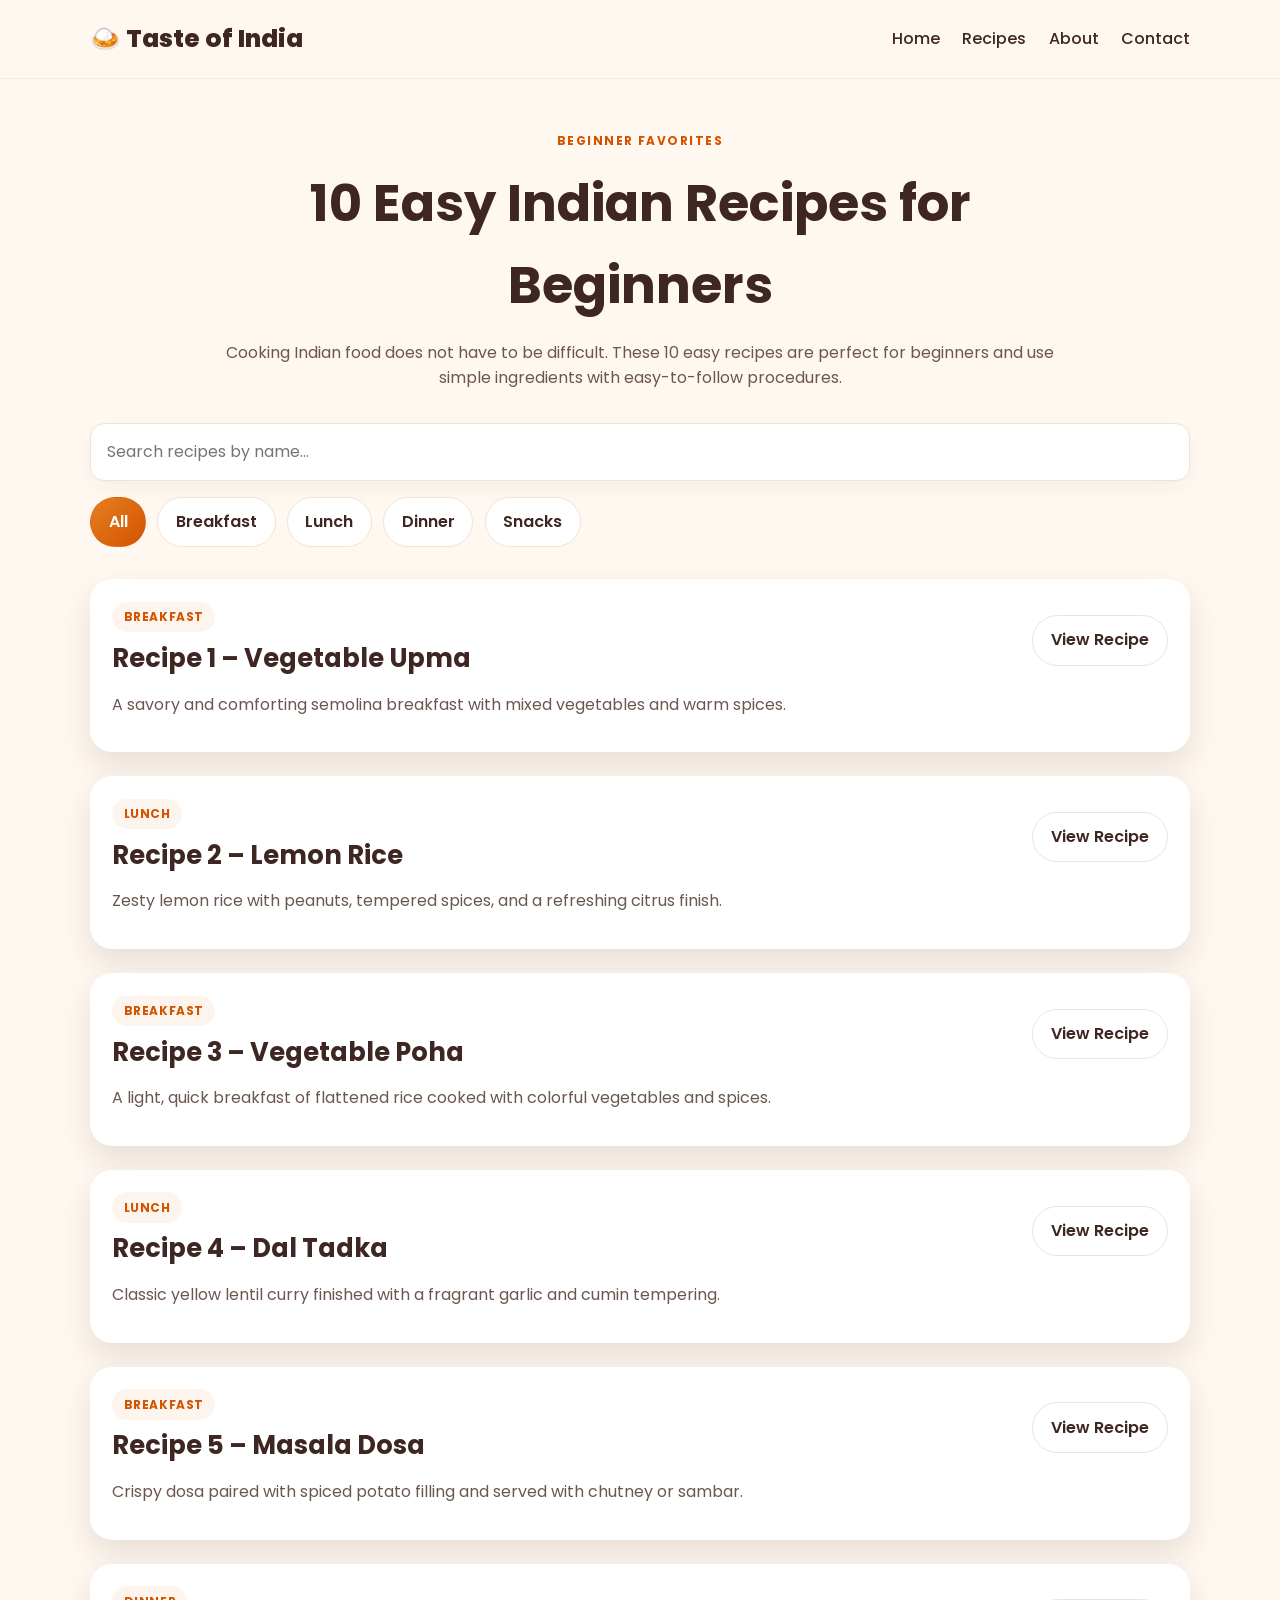
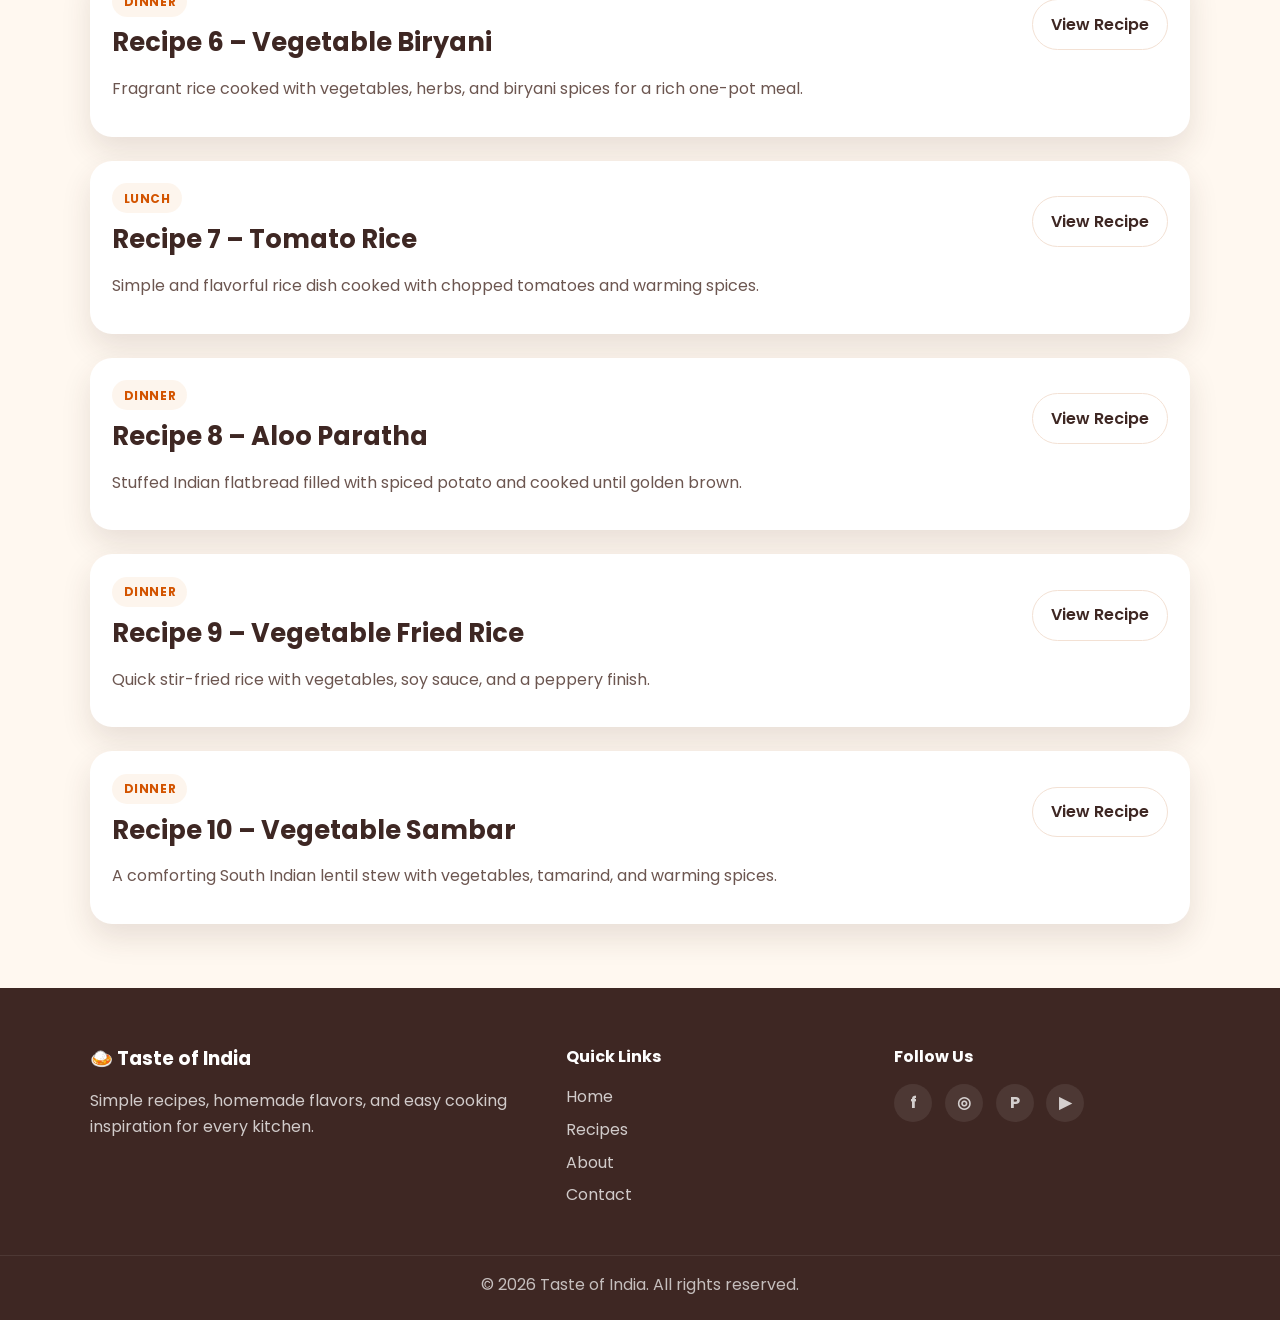
<file: recipes.html>
<!DOCTYPE html>
<html lang="en">
  <head>
    <meta charset="UTF-8" />
    <meta name="viewport" content="width=device-width, initial-scale=1.0" />
    <title>10 Easy Indian Recipes for Beginners</title>
    <meta
      name="description"
      content="10 easy Indian recipes for beginners with ingredients, procedures, cooking time, and difficulty levels."
    />
    <link rel="preconnect" href="https://fonts.googleapis.com" />
    <link rel="preconnect" href="https://fonts.gstatic.com" crossorigin />
    <link
      href="https://fonts.googleapis.com/css2?family=Poppins:wght@400;500;600;700;800&display=swap"
      rel="stylesheet"
    />
    <link rel="stylesheet" href="style.css" />
  </head>
  <body data-page="recipes">
    <header class="site-header page-header">
      <nav class="navbar container">
        <a href="index.html" class="logo" aria-label="Taste of India home">🍛 Taste of India</a>
        <button class="nav-toggle" aria-label="Toggle menu" aria-expanded="false">
          <span></span>
          <span></span>
          <span></span>
        </button>
        <div class="nav-links">
          <a href="index.html">Home</a>
          <a href="#recipes-list">Recipes</a>
          <a href="index.html#about">About</a>
          <a href="index.html#contact">Contact</a>
        </div>
      </nav>
    </header>

    <main class="recipes-page container">
      <section class="recipes-intro">
        <p class="eyebrow accent">Beginner Favorites</p>
        <h1>10 Easy Indian Recipes for Beginners</h1>
        <p>
          Cooking Indian food does not have to be difficult. These 10 easy recipes are
          perfect for beginners and use simple ingredients with easy-to-follow procedures.
        </p>
      </section>

      <section class="search-bar" aria-label="Search recipes">
        <input type="search" id="recipe-search" placeholder="Search recipes by name..." />
      </section>

      <div class="filter-buttons" aria-label="Recipe filters">
        <button class="filter-btn active" data-filter="all">All</button>
        <button class="filter-btn" data-filter="breakfast">Breakfast</button>
        <button class="filter-btn" data-filter="lunch">Lunch</button>
        <button class="filter-btn" data-filter="dinner">Dinner</button>
        <button class="filter-btn" data-filter="snacks">Snacks</button>
      </div>

      <section class="recipe-list" id="recipes-list">
        <article class="recipe-detail-card" id="vegetable-upma" data-name="Vegetable Upma" data-category="breakfast">
          <div class="recipe-header-row">
            <div>
              <p class="recipe-tag">Breakfast</p>
              <h2>Recipe 1 – Vegetable Upma</h2>
            </div>
            <button class="view-recipe-btn" type="button">View Recipe</button>
          </div>
          <div class="recipe-summary">
            <p>A savory and comforting semolina breakfast with mixed vegetables and warm spices.</p>
          </div>
          <div class="recipe-details">
            <div class="meta-block">
              <span>Cooking Time: 20 minutes</span>
              <span>Difficulty: Easy</span>
            </div>
            <div class="ingredients-section">
              <h3>Ingredients</h3>
              <ul>
                <li>1 cup rava/semolina</li>
                <li>1 small onion</li>
                <li>1 carrot</li>
                <li>1 green chilli</li>
                <li>1 teaspoon mustard seeds</li>
                <li>1 teaspoon urad dal</li>
                <li>Few curry leaves</li>
                <li>2 cups water</li>
                <li>1 tablespoon oil</li>
                <li>Salt to taste</li>
              </ul>
            </div>
            <div class="procedure-section">
              <h3>Procedure</h3>
              <p class="procedure-short">Heat oil in a pan. Add the tempering ingredients, sauté vegetables, add water and rava, and cook until soft.</p>
              <ol class="procedure-full hidden">
                <li>Heat oil in a pan.</li>
                <li>Add mustard seeds and let them splutter.</li>
                <li>Add urad dal and curry leaves.</li>
                <li>Add chopped onion, carrot, and green chilli.</li>
                <li>Sauté until the vegetables become slightly soft.</li>
                <li>Add water and salt.</li>
                <li>Bring the water to a boil.</li>
                <li>Slowly add rava while continuously stirring.</li>
                <li>Cook until the water is absorbed and the upma becomes soft.</li>
                <li>Serve hot.</li>
              </ol>
              <button class="read-toggle" type="button">Read More</button>
            </div>
          </div>
        </article>

        <article class="recipe-detail-card" id="lemon-rice" data-name="Lemon Rice" data-category="lunch">
          <div class="recipe-header-row">
            <div>
              <p class="recipe-tag">Lunch</p>
              <h2>Recipe 2 – Lemon Rice</h2>
            </div>
            <button class="view-recipe-btn" type="button">View Recipe</button>
          </div>
          <div class="recipe-summary">
            <p>Zesty lemon rice with peanuts, tempered spices, and a refreshing citrus finish.</p>
          </div>
          <div class="recipe-details">
            <div class="meta-block">
              <span>Cooking Time: 15 minutes</span>
              <span>Difficulty: Easy</span>
            </div>
            <div class="ingredients-section">
              <h3>Ingredients</h3>
              <ul>
                <li>2 cups cooked rice</li>
                <li>1 lemon</li>
                <li>1 teaspoon mustard seeds</li>
                <li>1 teaspoon urad dal</li>
                <li>1 green chilli</li>
                <li>Few curry leaves</li>
                <li>1/4 teaspoon turmeric powder</li>
                <li>1 tablespoon peanuts</li>
                <li>1 tablespoon oil</li>
                <li>Salt to taste</li>
              </ul>
            </div>
            <div class="procedure-section">
              <h3>Procedure</h3>
              <p class="procedure-short">Tempering seeds, lentils, curry leaves, and peanuts add flavor before mixing with rice and lemon juice.</p>
              <ol class="procedure-full hidden">
                <li>Heat oil in a pan.</li>
                <li>Add mustard seeds.</li>
                <li>Add urad dal, peanuts, green chilli, and curry leaves.</li>
                <li>Add turmeric powder.</li>
                <li>Add cooked rice and salt.</li>
                <li>Mix everything gently.</li>
                <li>Turn off the flame.</li>
                <li>Add fresh lemon juice.</li>
                <li>Mix well and serve.</li>
              </ol>
              <button class="read-toggle" type="button">Read More</button>
            </div>
          </div>
        </article>

        <article class="recipe-detail-card" id="vegetable-poha" data-name="Vegetable Poha" data-category="breakfast">
          <div class="recipe-header-row">
            <div>
              <p class="recipe-tag">Breakfast</p>
              <h2>Recipe 3 – Vegetable Poha</h2>
            </div>
            <button class="view-recipe-btn" type="button">View Recipe</button>
          </div>
          <div class="recipe-summary">
            <p>A light, quick breakfast of flattened rice cooked with colorful vegetables and spices.</p>
          </div>
          <div class="recipe-details">
            <div class="meta-block">
              <span>Cooking Time: 15 minutes</span>
              <span>Difficulty: Easy</span>
            </div>
            <div class="ingredients-section">
              <h3>Ingredients</h3>
              <ul>
                <li>2 cups poha</li>
                <li>1 onion</li>
                <li>1 carrot</li>
                <li>1 green chilli</li>
                <li>1 teaspoon mustard seeds</li>
                <li>Few curry leaves</li>
                <li>1/4 teaspoon turmeric</li>
                <li>1 tablespoon peanuts</li>
                <li>1 tablespoon oil</li>
                <li>Salt to taste</li>
              </ul>
            </div>
            <div class="procedure-section">
              <h3>Procedure</h3>
              <p class="procedure-short">Wash the poha, temper it with mustard, curry leaves, and vegetables, then gently toss until soft and ready.</p>
              <ol class="procedure-full hidden">
                <li>Wash poha gently and drain the water.</li>
                <li>Heat oil in a pan.</li>
                <li>Add mustard seeds and peanuts.</li>
                <li>Add curry leaves and green chilli.</li>
                <li>Add chopped onion and vegetables.</li>
                <li>Sauté until soft.</li>
                <li>Add turmeric and salt.</li>
                <li>Add washed poha.</li>
                <li>Mix gently.</li>
                <li>Cook for 2–3 minutes and serve hot.</li>
              </ol>
              <button class="read-toggle" type="button">Read More</button>
            </div>
          </div>
        </article>

        <article class="recipe-detail-card" id="dal-tadka" data-name="Dal Tadka" data-category="lunch">
          <div class="recipe-header-row">
            <div>
              <p class="recipe-tag">Lunch</p>
              <h2>Recipe 4 – Dal Tadka</h2>
            </div>
            <button class="view-recipe-btn" type="button">View Recipe</button>
          </div>
          <div class="recipe-summary">
            <p>Classic yellow lentil curry finished with a fragrant garlic and cumin tempering.</p>
          </div>
          <div class="recipe-details">
            <div class="meta-block">
              <span>Cooking Time: 30 minutes</span>
              <span>Difficulty: Easy</span>
            </div>
            <div class="ingredients-section">
              <h3>Ingredients</h3>
              <ul>
                <li>1 cup toor dal</li>
                <li>1 tomato</li>
                <li>1 onion</li>
                <li>2 green chillies</li>
                <li>1/2 teaspoon turmeric</li>
                <li>1 teaspoon cumin seeds</li>
                <li>2 garlic cloves</li>
                <li>Few curry leaves or coriander leaves</li>
                <li>1 tablespoon oil or ghee</li>
                <li>Salt to taste</li>
                <li>2 cups water</li>
              </ul>
            </div>
            <div class="procedure-section">
              <h3>Procedure</h3>
              <p class="procedure-short">Cook the dal until soft, then prepare a simple tempering and pour it over the lentils for rich flavor.</p>
              <ol class="procedure-full hidden">
                <li>Wash the dal thoroughly.</li>
                <li>Add dal, turmeric, tomato, and water to a pressure cooker.</li>
                <li>Cook until the dal becomes soft.</li>
                <li>Mash the cooked dal.</li>
                <li>Heat oil or ghee in a pan.</li>
                <li>Add cumin seeds and garlic.</li>
                <li>Add onion and green chilli.</li>
                <li>Sauté until the onion becomes golden.</li>
                <li>Add the cooked dal and salt.</li>
                <li>Boil for a few minutes.</li>
                <li>Garnish with coriander leaves.</li>
              </ol>
              <button class="read-toggle" type="button">Read More</button>
            </div>
          </div>
        </article>

        <article class="recipe-detail-card" id="masala-dosa" data-name="Masala Dosa" data-category="breakfast">
          <div class="recipe-header-row">
            <div>
              <p class="recipe-tag">Breakfast</p>
              <h2>Recipe 5 – Masala Dosa</h2>
            </div>
            <button class="view-recipe-btn" type="button">View Recipe</button>
          </div>
          <div class="recipe-summary">
            <p>Crispy dosa paired with spiced potato filling and served with chutney or sambar.</p>
          </div>
          <div class="recipe-details">
            <div class="meta-block">
              <span>Cooking Time: 30 minutes</span>
              <span>Difficulty: Medium</span>
            </div>
            <div class="ingredients-section">
              <h3>Ingredients</h3>
              <ul>
                <li>Dosa batter</li>
                <li>2 potatoes</li>
                <li>1 onion</li>
                <li>1 green chilli</li>
                <li>1 teaspoon mustard seeds</li>
                <li>Few curry leaves</li>
                <li>1/4 teaspoon turmeric</li>
                <li>Oil</li>
                <li>Salt</li>
              </ul>
            </div>
            <div class="procedure-section">
              <h3>Procedure</h3>
              <p class="procedure-short">Prepare the potato masala, cook thin dosa, and fill it with savory potato mixture before folding.</p>
              <ol class="procedure-full hidden">
                <li>Boil and mash the potatoes.</li>
                <li>Heat oil in a pan.</li>
                <li>Add mustard seeds and curry leaves.</li>
                <li>Add onion and green chilli.</li>
                <li>Add turmeric and salt.</li>
                <li>Add mashed potatoes and mix well.</li>
                <li>Heat a dosa pan.</li>
                <li>Pour dosa batter and spread it thinly.</li>
                <li>Add a little oil.</li>
                <li>Place potato masala in the center.</li>
                <li>Fold the dosa and serve hot with chutney or sambar.</li>
              </ol>
              <button class="read-toggle" type="button">Read More</button>
            </div>
          </div>
        </article>

        <article class="recipe-detail-card" id="vegetable-biryani" data-name="Vegetable Biryani" data-category="dinner">
          <div class="recipe-header-row">
            <div>
              <p class="recipe-tag">Dinner</p>
              <h2>Recipe 6 – Vegetable Biryani</h2>
            </div>
            <button class="view-recipe-btn" type="button">View Recipe</button>
          </div>
          <div class="recipe-summary">
            <p>Fragrant rice cooked with vegetables, herbs, and biryani spices for a rich one-pot meal.</p>
          </div>
          <div class="recipe-details">
            <div class="meta-block">
              <span>Cooking Time: 40 minutes</span>
              <span>Difficulty: Medium</span>
            </div>
            <div class="ingredients-section">
              <h3>Ingredients</h3>
              <ul>
                <li>2 cups basmati rice</li>
                <li>1 carrot</li>
                <li>1 potato</li>
                <li>1 cup mixed vegetables</li>
                <li>1 onion</li>
                <li>1 tomato</li>
                <li>1 teaspoon ginger-garlic paste</li>
                <li>Biryani masala</li>
                <li>2 tablespoons oil</li>
                <li>Salt</li>
                <li>Water</li>
                <li>Coriander and mint leaves</li>
              </ul>
            </div>
            <div class="procedure-section">
              <h3>Procedure</h3>
              <p class="procedure-short">Cook a flavorful vegetable base, add soaked rice and water, and finish with herbs for aromatic biryani.</p>
              <ol class="procedure-full hidden">
                <li>Wash and soak the basmati rice.</li>
                <li>Heat oil in a pan.</li>
                <li>Add sliced onion and sauté.</li>
                <li>Add ginger-garlic paste.</li>
                <li>Add tomato and vegetables.</li>
                <li>Add biryani masala and salt.</li>
                <li>Add soaked rice.</li>
                <li>Add the required amount of water.</li>
                <li>Cover and cook until the rice becomes soft.</li>
                <li>Garnish with coriander and mint leaves.</li>
              </ol>
              <button class="read-toggle" type="button">Read More</button>
            </div>
          </div>
        </article>

        <article class="recipe-detail-card" id="tomato-rice" data-name="Tomato Rice" data-category="lunch">
          <div class="recipe-header-row">
            <div>
              <p class="recipe-tag">Lunch</p>
              <h2>Recipe 7 – Tomato Rice</h2>
            </div>
            <button class="view-recipe-btn" type="button">View Recipe</button>
          </div>
          <div class="recipe-summary">
            <p>Simple and flavorful rice dish cooked with chopped tomatoes and warming spices.</p>
          </div>
          <div class="recipe-details">
            <div class="meta-block">
              <span>Cooking Time: 20 minutes</span>
              <span>Difficulty: Easy</span>
            </div>
            <div class="ingredients-section">
              <h3>Ingredients</h3>
              <ul>
                <li>2 cups cooked rice</li>
                <li>2 tomatoes</li>
                <li>1 onion</li>
                <li>2 green chillies</li>
                <li>1 teaspoon ginger-garlic paste</li>
                <li>1/4 teaspoon turmeric</li>
                <li>1/2 teaspoon chilli powder</li>
                <li>Few curry leaves</li>
                <li>1 tablespoon oil</li>
                <li>Salt</li>
              </ul>
            </div>
            <div class="procedure-section">
              <h3>Procedure</h3>
              <p class="procedure-short">Sauté onion and tomatoes with spices, then mix in cooked rice and heat through.</p>
              <ol class="procedure-full hidden">
                <li>Heat oil in a pan.</li>
                <li>Add curry leaves and green chilli.</li>
                <li>Add chopped onion.</li>
                <li>Add ginger-garlic paste.</li>
                <li>Add chopped tomatoes.</li>
                <li>Cook until the tomatoes become soft.</li>
                <li>Add turmeric, chilli powder, and salt.</li>
                <li>Add cooked rice.</li>
                <li>Mix everything well.</li>
                <li>Cook for another 2–3 minutes and serve.</li>
              </ol>
              <button class="read-toggle" type="button">Read More</button>
            </div>
          </div>
        </article>

        <article class="recipe-detail-card" id="aloo-paratha" data-name="Aloo Paratha" data-category="dinner">
          <div class="recipe-header-row">
            <div>
              <p class="recipe-tag">Dinner</p>
              <h2>Recipe 8 – Aloo Paratha</h2>
            </div>
            <button class="view-recipe-btn" type="button">View Recipe</button>
          </div>
          <div class="recipe-summary">
            <p>Stuffed Indian flatbread filled with spiced potato and cooked until golden brown.</p>
          </div>
          <div class="recipe-details">
            <div class="meta-block">
              <span>Cooking Time: 30 minutes</span>
              <span>Difficulty: Medium</span>
            </div>
            <div class="ingredients-section">
              <h3>Ingredients</h3>
              <ul>
                <li>2 cups wheat flour</li>
                <li>2 potatoes</li>
                <li>1 onion</li>
                <li>1 green chilli</li>
                <li>Coriander leaves</li>
                <li>1/2 teaspoon chilli powder</li>
                <li>1/2 teaspoon cumin powder</li>
                <li>Salt</li>
                <li>Water</li>
                <li>Oil or ghee</li>
              </ul>
            </div>
            <div class="procedure-section">
              <h3>Procedure</h3>
              <p class="procedure-short">Prepare the dough, make a potato filling with spices, stuff it inside the paratha, and cook on both sides.</p>
              <ol class="procedure-full hidden">
                <li>Prepare dough using wheat flour and water.</li>
                <li>Boil and mash the potatoes.</li>
                <li>Add onion, green chilli, coriander, spices, and salt.</li>
                <li>Mix the potato filling.</li>
                <li>Take a small portion of dough.</li>
                <li>Roll it slightly.</li>
                <li>Add potato filling and close the dough.</li>
                <li>Roll it into a flat paratha.</li>
                <li>Heat a pan.</li>
                <li>Cook the paratha on both sides with oil or ghee.</li>
                <li>Serve hot with curd or pickle.</li>
              </ol>
              <button class="read-toggle" type="button">Read More</button>
            </div>
          </div>
        </article>

        <article class="recipe-detail-card" id="vegetable-fried-rice" data-name="Vegetable Fried Rice" data-category="dinner">
          <div class="recipe-header-row">
            <div>
              <p class="recipe-tag">Dinner</p>
              <h2>Recipe 9 – Vegetable Fried Rice</h2>
            </div>
            <button class="view-recipe-btn" type="button">View Recipe</button>
          </div>
          <div class="recipe-summary">
            <p>Quick stir-fried rice with vegetables, soy sauce, and a peppery finish.</p>
          </div>
          <div class="recipe-details">
            <div class="meta-block">
              <span>Cooking Time: 20 minutes</span>
              <span>Difficulty: Easy</span>
            </div>
            <div class="ingredients-section">
              <h3>Ingredients</h3>
              <ul>
                <li>2 cups cooked rice</li>
                <li>1 carrot</li>
                <li>1/2 cup cabbage</li>
                <li>1/2 cup beans</li>
                <li>1 onion</li>
                <li>1 teaspoon soy sauce</li>
                <li>1 teaspoon pepper powder</li>
                <li>1 tablespoon oil</li>
                <li>Salt</li>
              </ul>
            </div>
            <div class="procedure-section">
              <h3>Procedure</h3>
              <p class="procedure-short">Stir-fry vegetables and toss with rice, soy sauce, and pepper for a quick, savory meal.</p>
              <ol class="procedure-full hidden">
                <li>Heat oil in a large pan.</li>
                <li>Add chopped onion.</li>
                <li>Add carrot, cabbage, and beans.</li>
                <li>Stir-fry the vegetables on high heat.</li>
                <li>Add cooked rice.</li>
                <li>Add soy sauce and pepper.</li>
                <li>Add salt if required.</li>
                <li>Mix everything well.</li>
                <li>Cook for 2–3 minutes.</li>
                <li>Serve hot.</li>
              </ol>
              <button class="read-toggle" type="button">Read More</button>
            </div>
          </div>
        </article>

        <article class="recipe-detail-card" id="vegetable-sambar" data-name="Vegetable Sambar" data-category="dinner">
          <div class="recipe-header-row">
            <div>
              <p class="recipe-tag">Dinner</p>
              <h2>Recipe 10 – Vegetable Sambar</h2>
            </div>
            <button class="view-recipe-btn" type="button">View Recipe</button>
          </div>
          <div class="recipe-summary">
            <p>A comforting South Indian lentil stew with vegetables, tamarind, and warming spices.</p>
          </div>
          <div class="recipe-details">
            <div class="meta-block">
              <span>Cooking Time: 35 minutes</span>
              <span>Difficulty: Easy</span>
            </div>
            <div class="ingredients-section">
              <h3>Ingredients</h3>
              <ul>
                <li>1 cup toor dal</li>
                <li>1 carrot</li>
                <li>1 potato</li>
                <li>1 tomato</li>
                <li>1 onion</li>
                <li>2 tablespoons sambar powder</li>
                <li>1/2 teaspoon turmeric</li>
                <li>Tamarind</li>
                <li>1 teaspoon mustard seeds</li>
                <li>Few curry leaves</li>
                <li>1 tablespoon oil</li>
                <li>Salt</li>
                <li>Water</li>
              </ul>
            </div>
            <div class="procedure-section">
              <h3>Procedure</h3>
              <p class="procedure-short">Cook the dal and vegetables, add sambar powder and tamarind, then temper with mustard seeds and curry leaves.</p>
              <ol class="procedure-full hidden">
                <li>Wash and cook the dal until soft.</li>
                <li>Chop the vegetables.</li>
                <li>Cook the vegetables separately until tender.</li>
                <li>Add cooked dal to the vegetables.</li>
                <li>Add sambar powder and turmeric.</li>
                <li>Add tamarind water.</li>
                <li>Add salt and boil well.</li>
                <li>Heat oil in another pan.</li>
                <li>Add mustard seeds and curry leaves.</li>
                <li>Add the tempering to the sambar.</li>
                <li>Mix well and serve hot with rice, idli, or dosa.</li>
              </ol>
              <button class="read-toggle" type="button">Read More</button>
            </div>
          </div>
        </article>
      </section>
    </main>

    <footer class="site-footer">
      <div class="container footer-grid">
        <div>
          <h3>🍛 Taste of India</h3>
          <p>Simple recipes, homemade flavors, and easy cooking inspiration for every kitchen.</p>
        </div>

        <div>
          <h4>Quick Links</h4>
          <ul>
            <li><a href="index.html">Home</a></li>
            <li><a href="index.html#recipes">Recipes</a></li>
            <li><a href="index.html#about">About</a></li>
            <li><a href="index.html#contact">Contact</a></li>
          </ul>
        </div>

        <div>
          <h4>Follow Us</h4>
          <div class="social-links" aria-label="Social media">
            <a href="#" aria-label="Facebook">f</a>
            <a href="#" aria-label="Instagram">◎</a>
            <a href="#" aria-label="Pinterest">P</a>
            <a href="#" aria-label="YouTube">▶</a>
          </div>
        </div>
      </div>
      <div class="copyright">© 2026 Taste of India. All rights reserved.</div>
    </footer>

    <button class="back-to-top" aria-label="Back to top">↑</button>

    <script src="script.js"></script>
  </body>
</html>
</file>
<file: style.css>
:root {
  --primary: #e67e22;
  --primary-dark: #d35400;
  --dark: #3e2723;
  --cream: #fff8f0;
  --white: #ffffff;
  --text: #3d2a25;
  --light-text: #6c5650;
  --shadow: rgba(62, 39, 35, 0.12);
  --border: #f3e1d4;
  --success: #2e7d32;
  --error: #c62828;
  --card-radius: 22px;
}

* {
  margin: 0;
  padding: 0;
  box-sizing: border-box;
}

html {
  scroll-behavior: smooth;
}

body {
  font-family: "Poppins", sans-serif;
  background: var(--cream);
  color: var(--text);
  line-height: 1.6;
}

a {
  text-decoration: none;
  color: inherit;
}

img {
  max-width: 100%;
  display: block;
}

button,
input,
textarea {
  font: inherit;
}

.container {
  width: min(1100px, calc(100% - 2rem));
  margin: 0 auto;
}

.site-header {
  position: sticky;
  top: 0;
  z-index: 20;
  backdrop-filter: blur(12px);
  background: rgba(255, 248, 240, 0.95);
  border-bottom: 1px solid rgba(62, 39, 35, 0.06);
}

.navbar {
  display: flex;
  align-items: center;
  justify-content: space-between;
  min-height: 78px;
}

.logo {
  font-size: 1.55rem;
  font-weight: 800;
  color: var(--dark);
}

.nav-links {
  display: flex;
  align-items: center;
  gap: 1.4rem;
}

.nav-links a {
  position: relative;
  font-weight: 500;
  color: var(--dark);
  transition: color 0.25s ease;
}

.nav-links a::after {
  content: "";
  position: absolute;
  left: 0;
  bottom: -8px;
  width: 100%;
  height: 2px;
  background: var(--primary);
  transform: scaleX(0);
  transform-origin: center;
  transition: transform 0.25s ease;
}

.nav-links a:hover,
.nav-links a:focus-visible {
  color: var(--primary-dark);
}

.nav-links a:hover::after,
.nav-links a:focus-visible::after {
  transform: scaleX(1);
}

.nav-toggle {
  display: none;
  background: transparent;
  border: none;
  width: 44px;
  height: 44px;
  padding: 8px;
  cursor: pointer;
}

.nav-toggle span {
  display: block;
  width: 100%;
  height: 3px;
  background: var(--dark);
  margin: 5px 0;
  border-radius: 999px;
  transition: all 0.3s ease;
}

.hero {
  position: relative;
  min-height: 640px;
  display: flex;
  align-items: center;
  background: url("https://images.unsplash.com/photo-1547592166-23ac45744acd?auto=format&fit=crop&w=1600&q=80") center/cover no-repeat;
}

.hero-overlay {
  position: absolute;
  inset: 0;
  background: linear-gradient(90deg, rgba(20, 10, 6, 0.72), rgba(62, 39, 35, 0.45));
}

.hero-content {
  position: relative;
  z-index: 1;
  width: 100%;
  display: flex;
  justify-content: flex-start;
  padding-top: 3rem;
  padding-bottom: 3rem;
}

.hero-text {
  max-width: 600px;
  color: var(--white);
}

.eyebrow {
  display: inline-block;
  letter-spacing: 0.12em;
  text-transform: uppercase;
  font-size: 0.75rem;
  font-weight: 700;
  margin-bottom: 0.8rem;
}

.eyebrow.accent {
  color: var(--primary-dark);
}

.hero-text h1 {
  font-size: clamp(2.4rem, 5vw, 4rem);
  line-height: 1.1;
  margin-bottom: 1rem;
}

.subtitle {
  font-size: 1.08rem;
  color: rgba(255, 255, 255, 0.88);
  max-width: 540px;
  margin-bottom: 2rem;
}

.primary-btn,
.secondary-btn,
.filter-btn,
.read-toggle,
.view-recipe-btn,
.back-to-top {
  border: none;
  cursor: pointer;
  transition: transform 0.2s ease, box-shadow 0.2s ease, background 0.2s ease;
}

.primary-btn,
.secondary-btn {
  display: inline-flex;
  align-items: center;
  justify-content: center;
  border-radius: 999px;
  padding: 0.9rem 1.5rem;
  font-weight: 600;
}

.primary-btn {
  background: linear-gradient(135deg, var(--primary), var(--primary-dark));
  color: var(--white);
  box-shadow: 0 16px 30px rgba(230, 126, 34, 0.3);
}

.primary-btn:hover,
.secondary-btn:hover,
.filter-btn:hover,
.read-toggle:hover,
.view-recipe-btn:hover,
.back-to-top:hover {
  transform: translateY(-2px);
}

.secondary-btn {
  background: var(--white);
  color: var(--dark);
  border: 1px solid var(--border);
  box-shadow: 0 10px 22px rgba(62, 39, 35, 0.08);
}

.section-heading {
  margin-bottom: 1.8rem;
}

.section-heading h2 {
  font-size: clamp(2rem, 3vw, 2.8rem);
  line-height: 1.2;
  color: var(--dark);
}

.featured-section,
.features,
.about,
.contact {
  padding: 5rem 0;
}

.recipe-grid,
.feature-grid {
  display: grid;
  grid-template-columns: repeat(3, minmax(0, 1fr));
  gap: 1.5rem;
}

.recipe-card {
  background: var(--white);
  border-radius: var(--card-radius);
  overflow: hidden;
  box-shadow: 0 18px 35px var(--shadow);
  transition: transform 0.25s ease, box-shadow 0.25s ease;
}

.recipe-card:hover {
  transform: translateY(-5px);
  box-shadow: 0 24px 38px rgba(62, 39, 35, 0.14);
}

.recipe-card img {
  width: 100%;
  height: 240px;
  object-fit: cover;
}

.card-body {
  padding: 1.2rem 1.2rem 1.4rem;
}

.card-body h3 {
  color: var(--dark);
  font-size: 1.4rem;
  margin-bottom: 0.55rem;
}

.card-body p {
  color: var(--light-text);
  margin-bottom: 1rem;
}

.meta-row {
  display: flex;
  justify-content: space-between;
  align-items: center;
  gap: 0.75rem;
  margin-bottom: 1.1rem;
}

.meta-row span {
  background: rgba(230, 126, 34, 0.08);
  color: var(--primary-dark);
  border-radius: 999px;
  padding: 0.5rem 0.75rem;
  font-size: 0.78rem;
  font-weight: 600;
}

.feature-box {
  background: var(--white);
  border-radius: var(--card-radius);
  box-shadow: 0 12px 25px var(--shadow);
  padding: 2rem 1.25rem;
  text-align: center;
}

.feature-icon {
  font-size: 2.6rem;
  margin-bottom: 0.8rem;
}

.feature-box h3 {
  color: var(--dark);
  margin-bottom: 0.5rem;
}

.feature-box p {
  color: var(--light-text);
}

.about-content {
  display: grid;
  grid-template-columns: 1.1fr 1fr;
  gap: 2rem;
  align-items: center;
}

.about-text h2 {
  font-size: clamp(2rem, 3vw, 2.8rem);
  margin-bottom: 1rem;
  color: var(--dark);
}

.about-text p {
  color: var(--light-text);
}

.about-image-wrap img {
  border-radius: calc(var(--card-radius) + 6px);
  min-height: 400px;
  object-fit: cover;
  box-shadow: 0 18px 35px rgba(62, 39, 35, 0.16);
}

.contact-form {
  max-width: 760px;
  margin: 0 auto;
  padding: 2rem;
  background: var(--white);
  border-radius: var(--card-radius);
  box-shadow: 0 18px 30px var(--shadow);
}

.form-group {
  margin-bottom: 1rem;
}

.form-group label {
  display: block;
  margin-bottom: 0.45rem;
  color: var(--dark);
  font-weight: 600;
}

.form-group input,
.form-group textarea {
  width: 100%;
  border: 1px solid var(--border);
  border-radius: 14px;
  padding: 0.9rem 1rem;
  background: #fffdfb;
  color: var(--text);
  transition: border-color 0.2s ease, box-shadow 0.2s ease;
}

.form-group input:focus,
.form-group textarea:focus {
  outline: none;
  border-color: rgba(230, 126, 34, 0.9);
  box-shadow: 0 0 0 4px rgba(230, 126, 34, 0.08);
}

.error-message {
  display: block;
  min-height: 18px;
  margin-top: 0.35rem;
  color: var(--error);
  font-size: 0.8rem;
}

.form-success {
  margin-top: 1rem;
  color: var(--success);
  font-weight: 600;
}

.site-footer {
  background: var(--dark);
  color: rgba(255, 255, 255, 0.9);
  padding-top: 3.5rem;
}

.footer-grid {
  display: grid;
  grid-template-columns: 1.5fr 1fr 1fr;
  gap: 2rem;
  padding-bottom: 2.5rem;
}

.site-footer h3,
.site-footer h4 {
  margin-bottom: 0.9rem;
  color: var(--white);
}

.site-footer p,
.site-footer li,
.site-footer a {
  color: rgba(255, 255, 255, 0.76);
}

.site-footer ul {
  list-style: none;
}

.site-footer li {
  margin-bottom: 0.45rem;
}

.social-links {
  display: flex;
  gap: 0.8rem;
}

.social-links a {
  display: inline-flex;
  align-items: center;
  justify-content: center;
  width: 38px;
  height: 38px;
  border-radius: 50%;
  background: rgba(255, 255, 255, 0.08);
  font-weight: 700;
}

.copyright {
  border-top: 1px solid rgba(255, 255, 255, 0.08);
  text-align: center;
  padding: 1rem 0 1.4rem;
  color: rgba(255, 255, 255, 0.7);
}

.back-to-top {
  position: fixed;
  right: 1.25rem;
  bottom: 1.25rem;
  width: 52px;
  height: 52px;
  border-radius: 50%;
  background: linear-gradient(135deg, var(--primary), var(--primary-dark));
  color: var(--white);
  box-shadow: 0 18px 30px rgba(211, 84, 0, 0.28);
  opacity: 0;
  visibility: hidden;
  transform: translateY(10px);
  z-index: 30;
}

.back-to-top.visible {
  opacity: 1;
  visibility: visible;
  transform: translateY(0);
}

.recipes-page {
  padding: 3rem 0 4rem;
}

.recipes-intro {
  text-align: center;
  max-width: 860px;
  margin: 0 auto 2rem;
}

.recipes-intro h1 {
  font-size: clamp(2.2rem, 4vw, 3.3rem);
  color: var(--dark);
  margin-bottom: 0.8rem;
}

.recipes-intro p {
  color: var(--light-text);
}

.search-bar {
  margin-bottom: 1rem;
}

.search-bar input {
  width: 100%;
  padding: 0.95rem 1rem;
  border-radius: 14px;
  border: 1px solid var(--border);
  color: var(--text);
  box-shadow: 0 8px 20px rgba(62, 39, 35, 0.04);
}

.filter-buttons {
  display: flex;
  flex-wrap: wrap;
  gap: 0.7rem;
  margin-bottom: 2rem;
}

.filter-btn,
.view-recipe-btn,
.read-toggle {
  border-radius: 999px;
  padding: 0.72rem 1.1rem;
  background: var(--white);
  color: var(--dark);
  border: 1px solid var(--border);
  font-weight: 600;
}

.filter-btn.active {
  background: linear-gradient(135deg, var(--primary), var(--primary-dark));
  color: var(--white);
  border-color: transparent;
}

.recipe-list {
  display: grid;
  gap: 1.5rem;
}

.recipe-detail-card {
  background: var(--white);
  border-radius: var(--card-radius);
  padding: 1.4rem 1.4rem 1.2rem;
  box-shadow: 0 14px 30px var(--shadow);
  overflow: hidden;
}

.recipe-detail-card.hidden-card {
  display: none;
}

.recipe-header-row {
  display: flex;
  justify-content: space-between;
  align-items: center;
  gap: 1rem;
  margin-bottom: 0.8rem;
}

.recipe-tag {
  display: inline-block;
  background: rgba(230, 126, 34, 0.08);
  color: var(--primary-dark);
  padding: 0.35rem 0.7rem;
  border-radius: 999px;
  font-size: 0.75rem;
  font-weight: 700;
  text-transform: uppercase;
  letter-spacing: 0.05em;
}

.recipe-header-row h2 {
  margin-top: 0.35rem;
  font-size: clamp(1.5rem, 2vw, 2.1rem);
  color: var(--dark);
}

.recipe-summary {
  color: var(--light-text);
  margin-bottom: 1rem;
}

.recipe-details {
  display: none;
}

.recipe-detail-card.expanded .recipe-details {
  display: block;
}

.meta-block {
  display: flex;
  flex-wrap: wrap;
  gap: 0.8rem;
  margin-bottom: 1.2rem;
  color: var(--dark);
  font-weight: 600;
}

.meta-block span {
  background: rgba(230, 126, 34, 0.08);
  padding: 0.55rem 0.8rem;
  border-radius: 999px;
}

.ingredients-section,
.procedure-section {
  margin-top: 1.1rem;
}

.ingredients-section h3,
.procedure-section h3 {
  margin-bottom: 0.6rem;
  color: var(--dark);
}

.ingredients-section ul,
.procedure-section ol {
  padding-left: 1.2rem;
  color: var(--light-text);
}

.ingredients-section li,
.procedure-section li {
  margin-bottom: 0.45rem;
}

.procedure-short {
  color: var(--light-text);
  margin-bottom: 0.8rem;
}

.procedure-full {
  padding-left: 1.2rem;
  color: var(--light-text);
}

.hidden {
  display: none;
}

.read-toggle {
  margin-top: 0.9rem;
  background: rgba(230, 126, 34, 0.08);
  color: var(--primary-dark);
}

.nav-open .nav-links {
  display: flex;
}

@media (max-width: 900px) {
  .recipe-grid {
    grid-template-columns: repeat(2, minmax(0, 1fr));
  }

  .feature-grid,
  .footer-grid,
  .about-content {
    grid-template-columns: 1fr 1fr;
  }
}

@media (max-width: 700px) {
  .nav-toggle {
    display: block;
  }

  .nav-links {
    position: absolute;
    top: 78px;
    left: 1rem;
    right: 1rem;
    display: none;
    flex-direction: column;
    align-items: flex-start;
    background: rgba(255, 248, 240, 0.98);
    padding: 1rem 1.1rem;
    border-radius: 18px;
    box-shadow: 0 18px 32px rgba(62, 39, 35, 0.08);
  }

  .nav-open .nav-links {
    display: flex;
  }

  .recipe-grid,
  .feature-grid,
  .about-content,
  .footer-grid {
    grid-template-columns: 1fr;
  }

  .hero {
    min-height: 560px;
  }

  .recipe-header-row {
    flex-direction: column;
    align-items: flex-start;
  }
}
</file>
